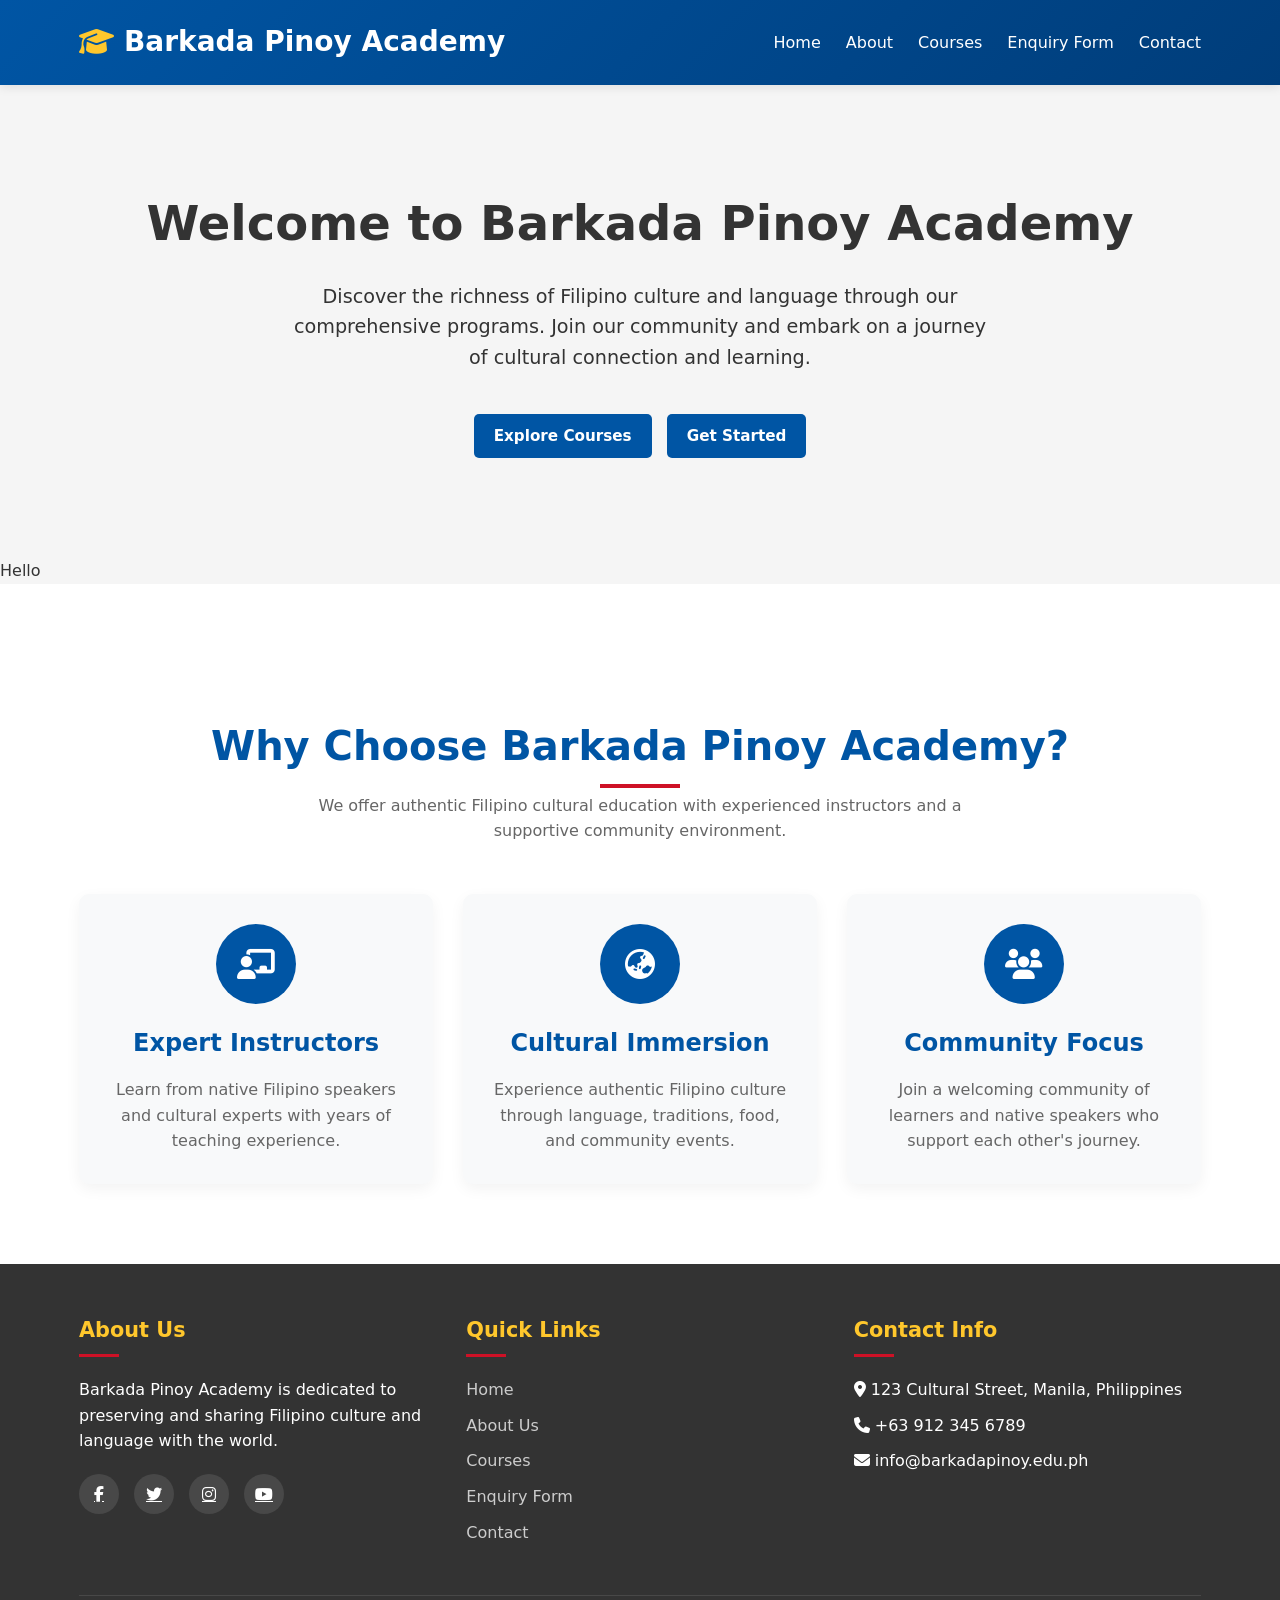
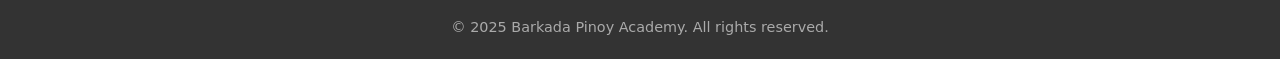
<file: index.html>
<!DOCTYPE html>
<html lang="en">
<head>
    <meta charset="UTF-8">
    <meta name="viewport" content="width=device-width, initial-scale=1.0">
    <title>Barkada Pinoy Academy</title>
    
    <link rel="stylesheet" href="main.css">

    <link rel="stylesheet" href="https://cdnjs.cloudflare.com/ajax/libs/font-awesome/6.4.0/css/all.min.css">
    <link rel="preconnect" href="https://fonts.googleapis.com">
    <link rel="preconnect" href="https://fonts.gstatic.com" crossorigin>
    <link href="https://fonts.googleapis.com/css2?family=Roboto:ital,wght@0,300;0,400;0,500;0,700;1,300;1,400;1,500&display=swap" rel="stylesheet">
    <link rel="stylesheet" href="https://cdnjs.cloudflare.com/ajax/libs/font-awesome/6.4.0/css/all.min.css">

    <!-- Load the header script -->
    <script src="header-loader.js"></script>

    <!-- Load the footer script -->
    <script src="footer-loader.js"></script>
</head>
<body>
    <!-- Header -->
    <div id="header-container">
    </div>

    <!-- Hero Section -->
    <section class="hero">
        <div class="container">
            <h1>Welcome to Barkada Pinoy Academy</h1>
            <p>Discover the richness of Filipino culture and language through our comprehensive programs. Join our community and embark on a journey of cultural connection and learning.</p>
            <div class="hero-buttons">
                <a href="courses.html" class="btn btn-outline">Explore Courses</a>
                <a href="about.html" class="btn btn-outline">Get Started</a>
            </div>
        </div>
    </section>

    <div> Hello </div>

    <!-- Features Section -->
    <section class="features">
        <div class="container">
            <div class="section-title">
                <h2>Why Choose Barkada Pinoy Academy?</h2>
                <p>We offer authentic Filipino cultural education with experienced instructors and a supportive community environment.</p>
            </div>
            <div class="features-grid">
                <div class="feature-card">
                    <div class="feature-icon">
                        <i class="fas fa-chalkboard-teacher"></i>
                    </div>
                    <h3>Expert Instructors</h3>
                    <p>Learn from native Filipino speakers and cultural experts with years of teaching experience.</p>
                </div>
                <div class="feature-card">
                    <div class="feature-icon">
                        <i class="fas fa-globe-asia"></i>
                    </div>
                    <h3>Cultural Immersion</h3>
                    <p>Experience authentic Filipino culture through language, traditions, food, and community events.</p>
                </div>
                <div class="feature-card">
                    <div class="feature-icon">
                        <i class="fas fa-users"></i>
                    </div>
                    <h3>Community Focus</h3>
                    <p>Join a welcoming community of learners and native speakers who support each other's journey.</p>
                </div>
            </div>
        </div>
    </section>

    <!-- Footer -->
    <div id="footer-container">
    </div>
    
</body>
</html>
</file>
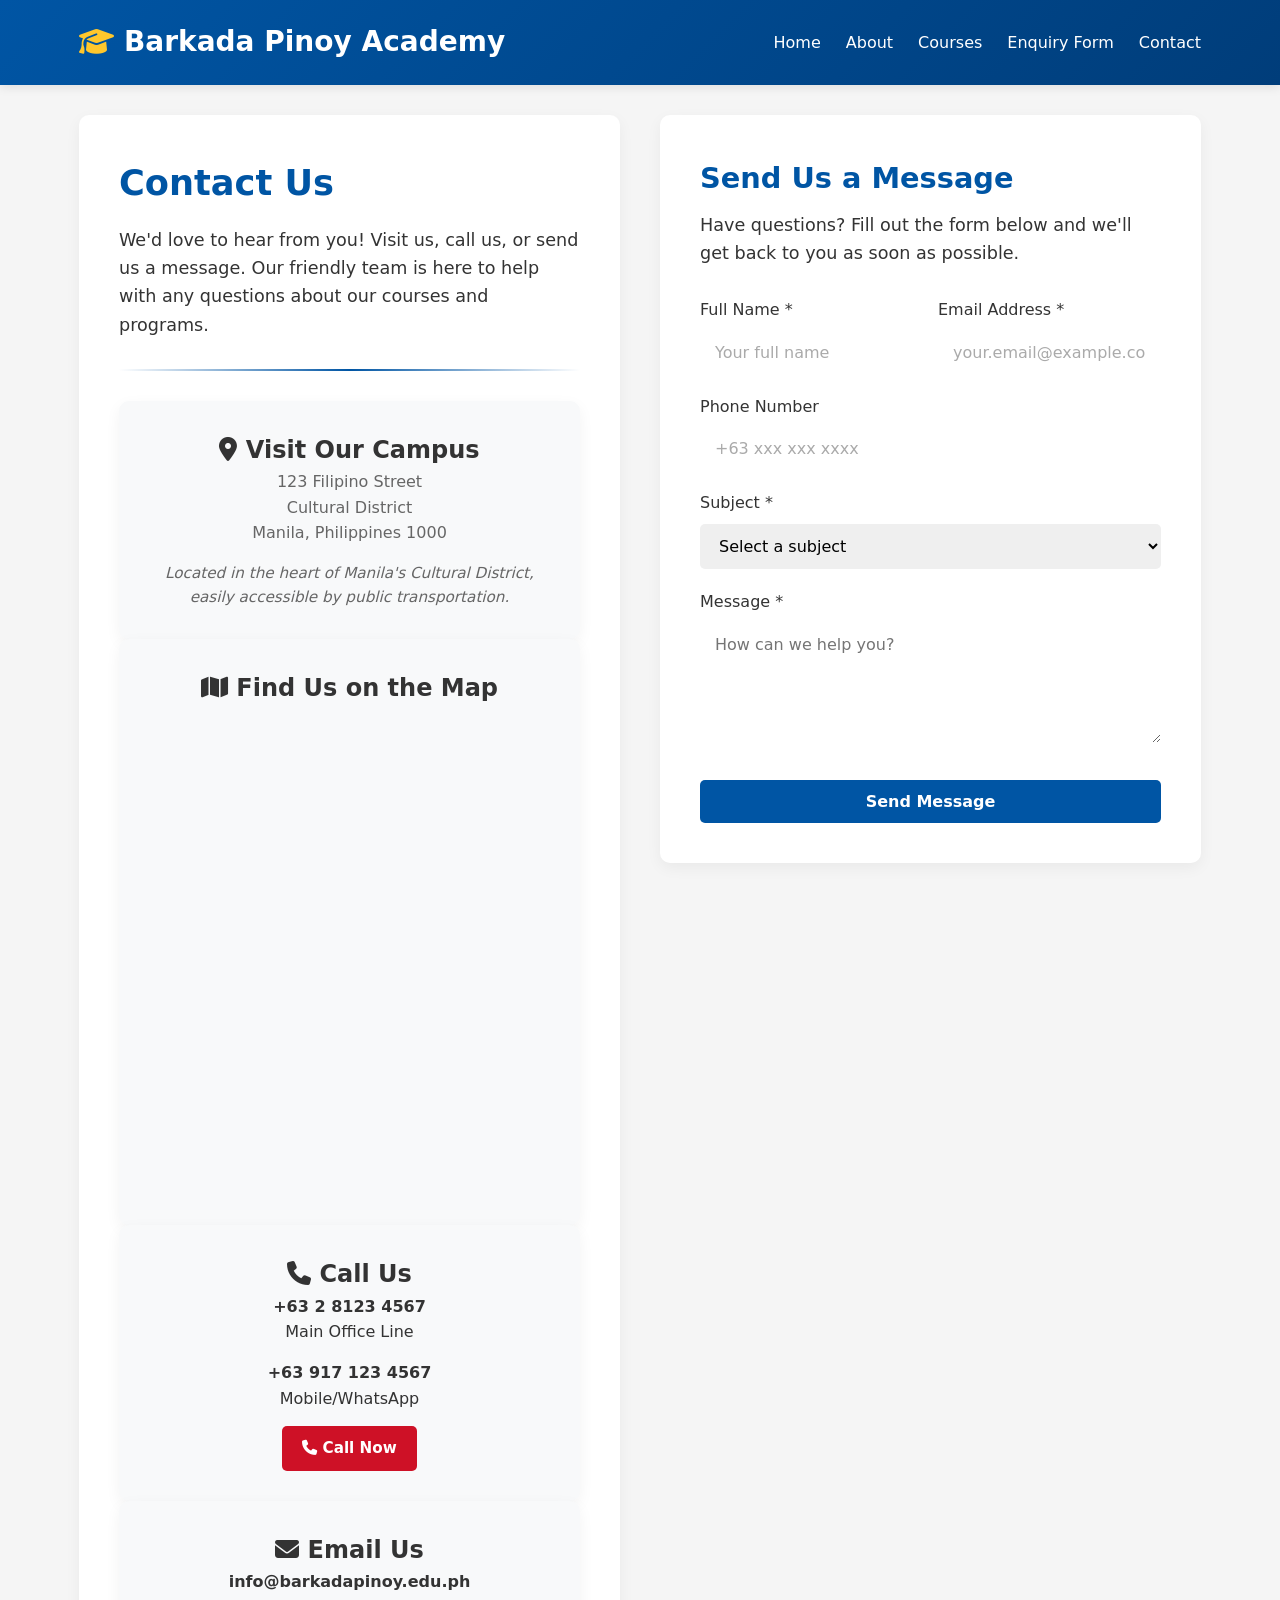
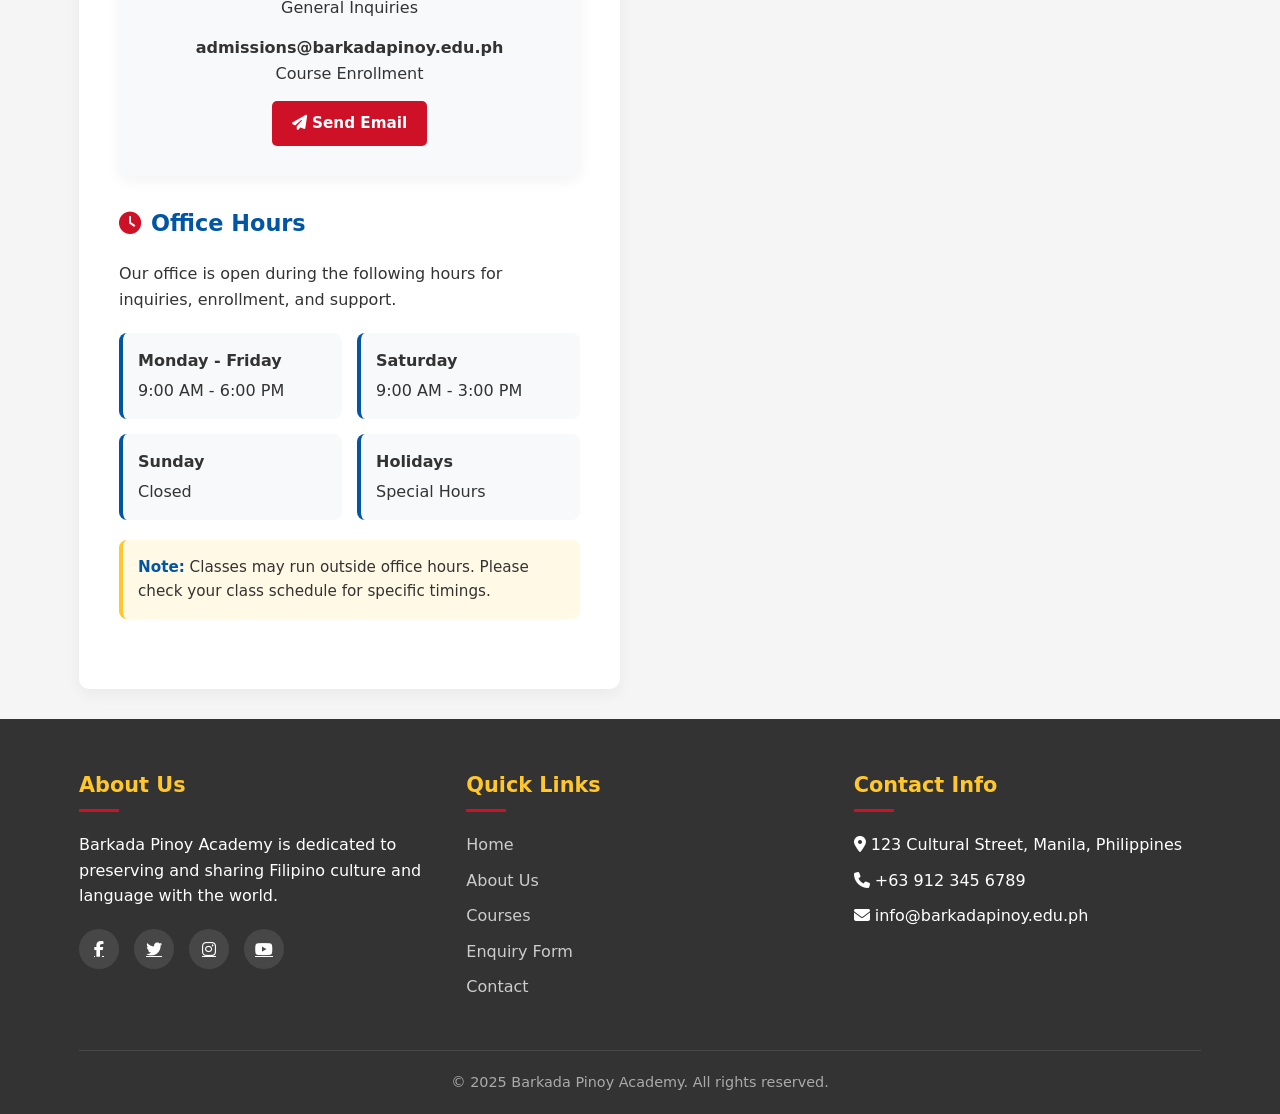
<file: contact.html>
<!DOCTYPE html>
<html lang="en">
<head>
    <meta charset="UTF-8">
    <meta name="viewport" content="width=device-width, initial-scale=1.0">
    <title>Barkada Pinoy Academy</title>
    
    <link rel="stylesheet" href="main.css">

    <link rel="stylesheet" href="https://cdnjs.cloudflare.com/ajax/libs/font-awesome/6.4.0/css/all.min.css">
    <link rel="preconnect" href="https://fonts.googleapis.com">
    <link rel="preconnect" href="https://fonts.gstatic.com" crossorigin>
    <link href="https://fonts.googleapis.com/css2?family=Roboto:ital,wght@0,300;0,400;0,500;0,700;1,300;1,400;1,500&display=swap" rel="stylesheet">
    <link rel="stylesheet" href="https://cdnjs.cloudflare.com/ajax/libs/font-awesome/6.4.0/css/all.min.css">

    <!-- Load the header script -->
    <script src="header-loader.js"></script>

    <!-- Load the footer script -->
    <script src="footer-loader.js"></script>
    
</head>
<body>
    <!-- Header -->
    <div id="header-container">
    </div>

    <div class="container">
        <div class="contact-section">
            <!-- Contact Information -->
            <div class="contact-info">
                <div class="contact-header">
                    <h1>Contact Us</h1>
                    <p>We'd love to hear from you! Visit us, call us, or send us a message. Our friendly team is here to help with any questions about our courses and programs.</p>
                </div>

                <div class="divider"></div>

                <!-- Visit Our Campus -->
                <div class="feature-card">
                    <h2><i class="fas fa-map-marker-alt"></i> Visit Our Campus</h2>
                    <div class="address-detail">
                        <p>123 Filipino Street</p>
                        <p>Cultural District</p>
                        <p>Manila, Philippines 1000</p>
                    </div>
                    <p class="address-note">Located in the heart of Manila's Cultural District, easily accessible by public transportation.</p>
                </div>

                <!-- Find Us on the Map -->
                <div class="feature-card">
                    <h2><i class="fas fa-map"></i> Find Us on the Map</h2>
                    <div class="map-container">
                        <!-- Embedded Google Map -->
                        <iframe
                        src="https://www.google.com/maps/embed?pb=!1m18!1m12!1m3!1d3859.691247268797!2d120.98221877589758!3d14.599512777473406!2m3!1f0!2f0!3f0!3m2!1i1024!2i768!4f13.1!3m3!1m2!1s0x3397ca27a0f9f3e9%3A0x76b1bfa4f6c7cc5d!2sManila%2C%20Metro%20Manila%2C%20Philippines!5e0!3m2!1sen!2sph!4v1696920000000!5m2!1sen!2sph"
                        width="100%"
                        height="400"
                        style="border:0; border-radius: 10px;"
                        allowfullscreen=""
                        loading="lazy"
                        referrerpolicy="no-referrer-when-downgrade">
                        </iframe>
                    </div>
                </div>


                <!-- Call Us -->
                <div class="feature-card">
                    <h2><i class="fas fa-phone"></i> Call Us</h2>
                    <div class="contact-details">
                        <div>
                            <div>
                                <span class="contact-label">+63 2 8123 4567</span><br>
                                <span>Main Office Line</span>
                            </div>
                        </div>
                        <div>
                            <div>
                                <span class="contact-label">+63 917 123 4567</span><br>
                                <span>Mobile/WhatsApp</span>
                            </div>
                        </div>
                    </div>
                    <a href="tel:+63281234567" class="btn btn-secondary" style="margin-top: 15px;"><i class="fas fa-phone"></i> Call Now</a>
                </div>

                <!-- Email Us -->
                <div class="feature-card">
                    <h2><i class="fas fa-envelope"></i> Email Us</h2>
                    <div class="contact-details">
                        <div>
                            <div>
                                <span class="contact-label">info@barkadapinoy.edu.ph</span><br>
                                <span>General Inquiries</span>
                            </div>
                        </div>
                        <div>
                            <div>
                                <span class="contact-label">admissions@barkadapinoy.edu.ph</span><br>
                                <span>Course Enrollment</span>
                            </div>
                        </div>
                    </div>
                    <a href="mailto:info@barkadapinoy.edu.ph" class="btn btn-secondary" style="margin-top: 15px;"><i class="fas fa-paper-plane"></i> Send Email</a>
                </div>

                <!-- Office Hours -->
                <div class="office-hours">
                    <h2><i class="fas fa-clock"></i> Office Hours</h2>
                    <p style="color: var(--gray); margin-bottom: 20px;">Our office is open during the following hours for inquiries, enrollment, and support.</p>
                    
                    <div class="hours-grid">
                        <div class="hours-item">
                            <div class="hours-day">Monday - Friday</div>
                            <div class="hours-time">9:00 AM - 6:00 PM</div>
                        </div>
                        <div class="hours-item">
                            <div class="hours-day">Saturday</div>
                            <div class="hours-time">9:00 AM - 3:00 PM</div>
                        </div>
                        <div class="hours-item">
                            <div class="hours-day">Sunday</div>
                            <div class="hours-time">Closed</div>
                        </div>
                        <div class="hours-item">
                            <div class="hours-day">Holidays</div>
                            <div class="hours-time">Special Hours</div>
                        </div>
                    </div>
                    
                    <div class="note">
                        <strong>Note:</strong> Classes may run outside office hours. Please check your class schedule for specific timings.
                    </div>
                </div>
            </div>

            <!-- Contact Form -->
            <div class="contact-form-container">
                <div class="form-header">
                    <h2>Send Us a Message</h2>
                    <p>Have questions? Fill out the form below and we'll get back to you as soon as possible.</p>
                </div>

                <form id="contactForm">
                    <div class="form-row">
                        <div class="form-group">
                            <label for="name">Full Name *</label>
                            <input type="text" id="name" name="name" placeholder="Your full name" required>
                        </div>
                        <div class="form-group">
                            <label for="email">Email Address *</label>
                            <input type="email" id="email" name="email" placeholder="your.email@example.com" required>
                        </div>
                    </div>

                    <div class="form-group">
                        <label for="phone">Phone Number</label>
                        <input type="tel" id="phone" name="phone" placeholder="+63 xxx xxx xxxx">
                    </div>

                    <div class="form-group">
                        <label for="subject">Subject *</label>
                        <select id="subject" name="subject" required>
                            <option value="" disabled selected>Select a subject</option>
                            <option value="general">General Inquiry</option>
                            <option value="admissions">Course Enrollment</option>
                            <option value="schedule">Class Schedule</option>
                            <option value="payment">Payment Inquiry</option>
                            <option value="other">Other</option>
                        </select>
                    </div>

                    <div class="form-group">
                        <label for="message">Message *</label>
                        <textarea id="message" name="message" placeholder="How can we help you?" required></textarea>
                    </div>

                    <button type="submit" class="btn btn-large">Send Message</button>
                </form>
            </div>
        </div>
    </div>

    <script>
        document.getElementById('contactForm').addEventListener('submit', function(e) {
            e.preventDefault();
            
            // Simple form validation
            const name = document.getElementById('name').value;
            const email = document.getElementById('email').value;
            const subject = document.getElementById('subject').value;
            const message = document.getElementById('message').value;
            
            if (!name || !email || !subject || !message) {
                alert('Please fill in all required fields.');
                return;
            }
            
            // In a real application, you would send the form data to a server here
            alert('Thank you for your message! We will get back to you soon.');
            this.reset();
        });
    </script>

    <!-- Footer -->
    <div id="footer-container">
    </div>
</body>
</html>
</file>
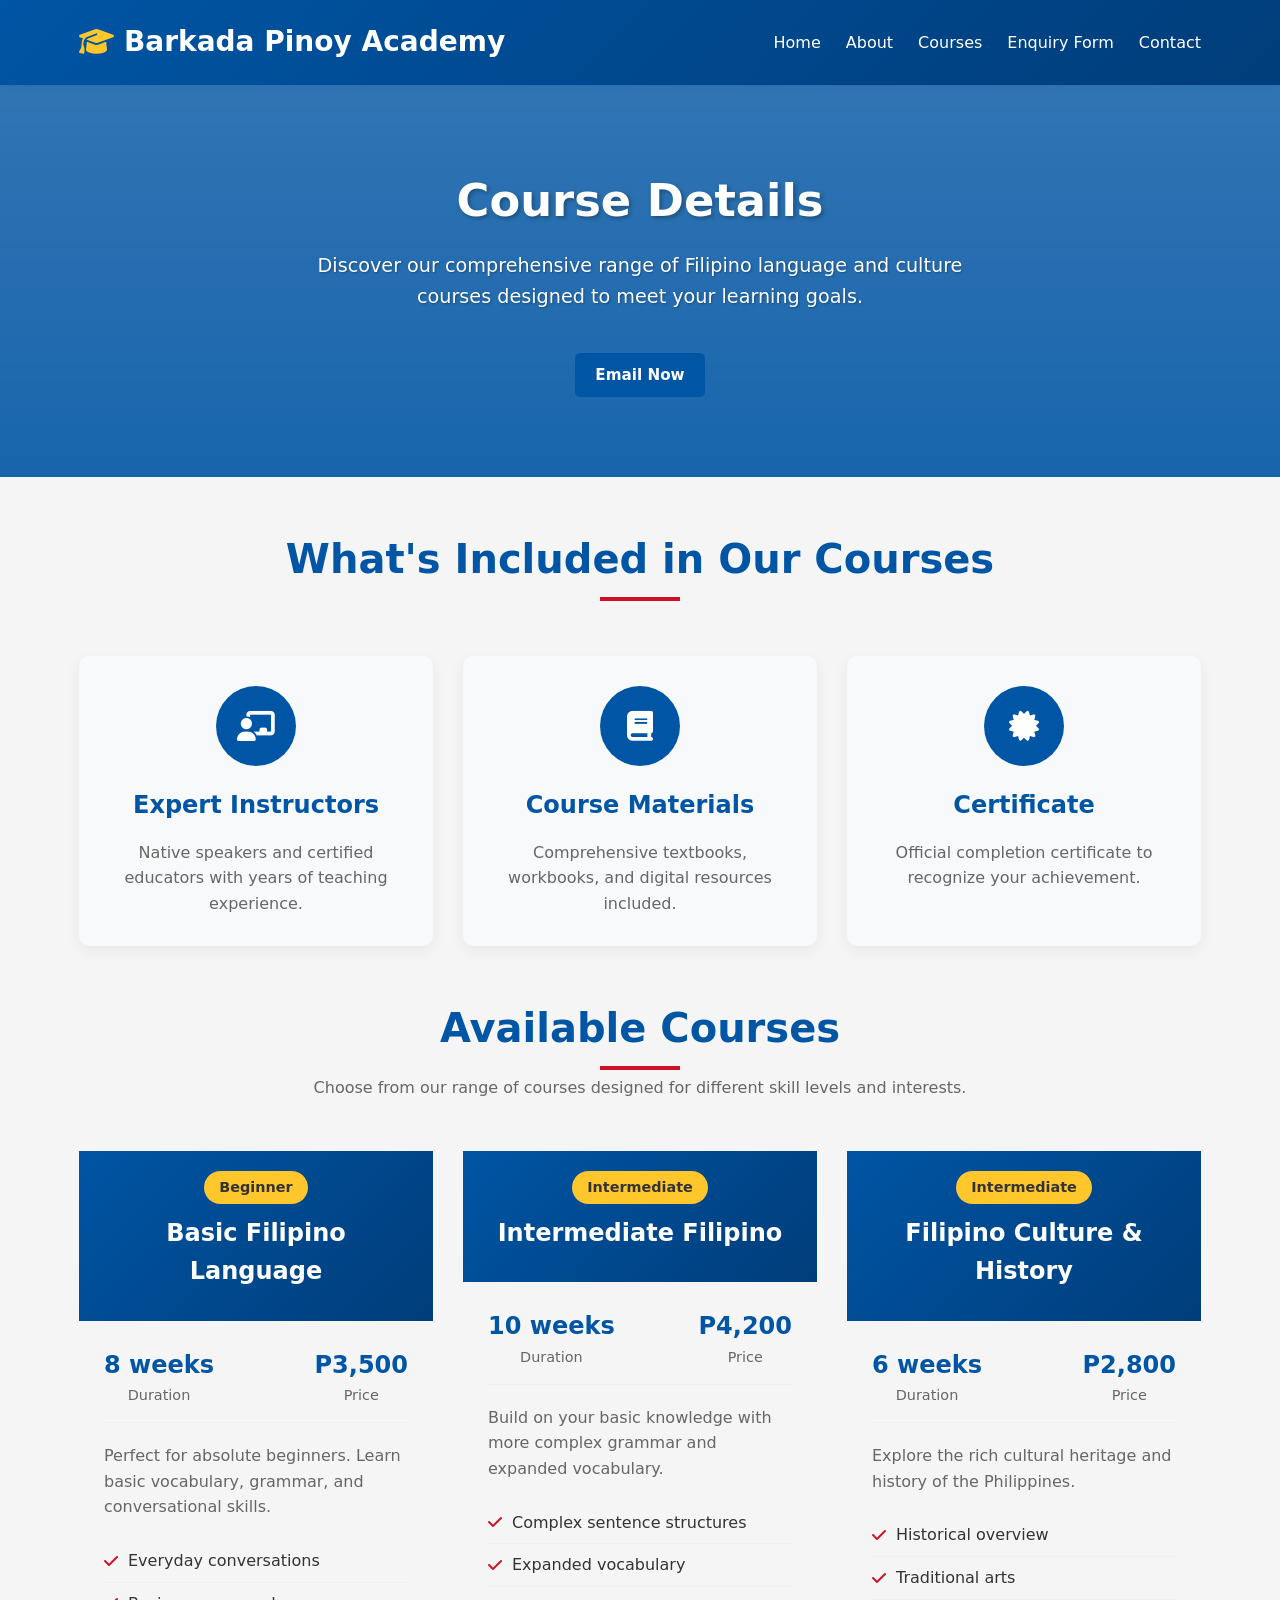
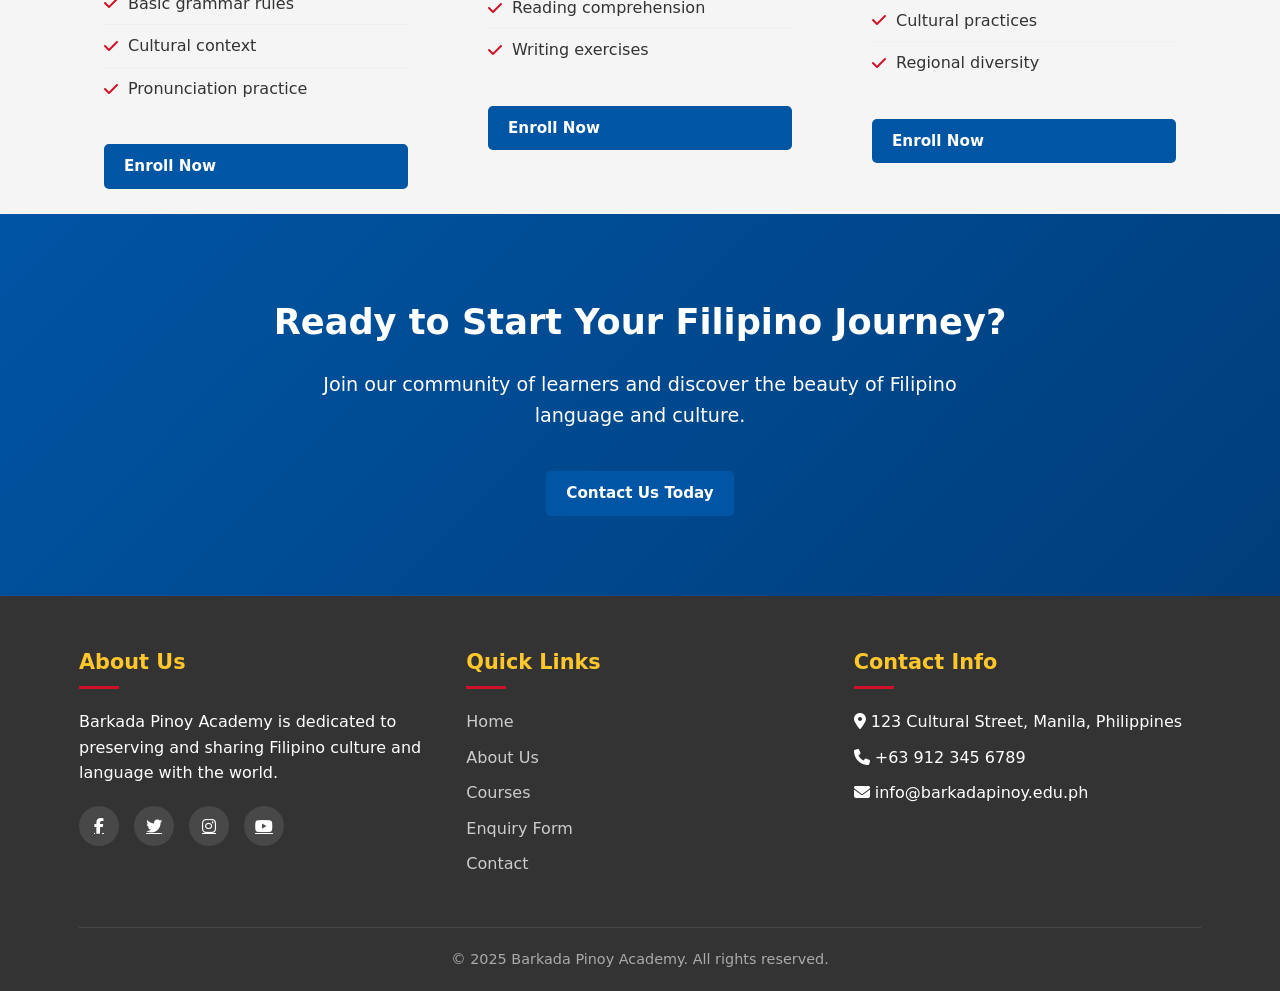
<file: courses.html>
<!DOCTYPE html>
<html lang="en">
<head>
    <meta charset="UTF-8">
    <meta name="viewport" content="width=device-width, initial-scale=1.0">
    <title>Barkada Pinoy Academy</title>
    
    <link rel="stylesheet" href="main.css">

    <link rel="stylesheet" href="https://cdnjs.cloudflare.com/ajax/libs/font-awesome/6.4.0/css/all.min.css">
    <link rel="preconnect" href="https://fonts.googleapis.com">
    <link rel="preconnect" href="https://fonts.gstatic.com" crossorigin>
    <link href="https://fonts.googleapis.com/css2?family=Roboto:ital,wght@0,300;0,400;0,500;0,700;1,300;1,400;1,500&display=swap" rel="stylesheet">
    <link rel="stylesheet" href="https://cdnjs.cloudflare.com/ajax/libs/font-awesome/6.4.0/css/all.min.css">

    <!-- Load the header script -->
    <script src="header-loader.js"></script>

    <!-- Load the footer script -->
    <script src="footer-loader.js"></script>
    
</head>
<body>
    <!-- Header -->
    <div id="header-container">
    </div>

    <!-- Page Header -->
    <section class="page-header">
        <div class="container">
            <h1>Course Details</h1>
            <p>Discover our comprehensive range of Filipino language and culture courses designed to meet your learning goals.</p>
        </div>
        <div class="hero-buttons"><a href="enquiry-form.html" class="btn btn-outline">Email Now</a></div>
    </section>

    <!-- Course Features Section -->
    <section class="features-section">
        <div class="container">
            <div class="section-title">
                <h2>What's Included in Our Courses</h2>
            </div>
            <div class="features-grid">
                <div class="feature-card">
                    <div class="feature-icon">
                        <i class="fas fa-chalkboard-teacher"></i>
                    </div>
                    <h3>Expert Instructors</h3>
                    <p>Native speakers and certified educators with years of teaching experience.</p>
                </div>
                <div class="feature-card">
                    <div class="feature-icon">
                        <i class="fas fa-book"></i>
                    </div>
                    <h3>Course Materials</h3>
                    <p>Comprehensive textbooks, workbooks, and digital resources included.</p>
                </div>
                <div class="feature-card">
                    <div class="feature-icon">
                        <i class="fas fa-certificate"></i>
                    </div>
                    <h3>Certificate</h3>
                    <p>Official completion certificate to recognize your achievement.</p>
                </div>
            </div>
        </div>
    </section>

    <!-- Courses Section -->
    <section class="courses-section">
        <div class="container">
            <div class="section-title">
                <h2>Available Courses</h2>
                <p>Choose from our range of courses designed for different skill levels and interests.</p>
            </div>
            <div class="features-grid">
                <div class="course-card">
                    <div class="course-header">
                        <span class="course-level">Beginner</span>
                        <h3>Basic Filipino Language</h3>
                    </div>
                    <div class="course-body">
                        <div class="course-details">
                            <div class="course-duration">
                                <div class="value">8 weeks</div>
                                <div class="label">Duration</div>
                            </div>
                            <div class="course-price">
                                <div class="value">P3,500</div>
                                <div class="label">Price</div>
                            </div>
                        </div>
                        <p class="course-description">Perfect for absolute beginners. Learn basic vocabulary, grammar, and conversational skills.</p>
                        <ul class="course-features">
                            <li><i class="fas fa-check"></i> Everyday conversations</li>
                            <li><i class="fas fa-check"></i> Basic grammar rules</li>
                            <li><i class="fas fa-check"></i> Cultural context</li>
                            <li><i class="fas fa-check"></i> Pronunciation practice</li>
                        </ul>
                        <a href="enquiry-form.html" class="btn btn-primary" style="width: 100%;">Enroll Now</a>
                    </div>
                </div>
                <div class="course-card">
                    <div class="course-header">
                        <span class="course-level">Intermediate</span>
                        <h3>Intermediate Filipino</h3>
                    </div>
                    <div class="course-body">
                        <div class="course-details">
                            <div class="course-duration">
                                <div class="value">10 weeks</div>
                                <div class="label">Duration</div>
                            </div>
                            <div class="course-price">
                                <div class="value">P4,200</div>
                                <div class="label">Price</div>
                            </div>
                        </div>
                        <p class="course-description">Build on your basic knowledge with more complex grammar and expanded vocabulary.</p>
                        <ul class="course-features">
                            <li><i class="fas fa-check"></i> Complex sentence structures</li>
                            <li><i class="fas fa-check"></i> Expanded vocabulary</li>
                            <li><i class="fas fa-check"></i> Reading comprehension</li>
                            <li><i class="fas fa-check"></i> Writing exercises</li>
                        </ul>
                        <a href="enquiry-form.html" class="btn btn-primary" style="width: 100%;">Enroll Now</a>
                    </div>
                </div>
                <div class="course-card">
                    <div class="course-header">
                        <span class="course-level">Intermediate</span>
                        <h3>Filipino Culture & History</h3>
                    </div>
                    <div class="course-body">
                        <div class="course-details">
                            <div class="course-duration">
                                <div class="value">6 weeks</div>
                                <div class="label">Duration</div>
                            </div>
                            <div class="course-price">
                                <div class="value">P2,800</div>
                                <div class="label">Price</div>
                            </div>
                        </div>
                        <p class="course-description">Explore the rich cultural heritage and history of the Philippines.</p>
                        <ul class="course-features">
                            <li><i class="fas fa-check"></i> Historical overview</li>
                            <li><i class="fas fa-check"></i> Traditional arts</li>
                            <li><i class="fas fa-check"></i> Cultural practices</li>
                            <li><i class="fas fa-check"></i> Regional diversity</li>
                        </ul>
                        <a href="enquiry-form.html" class="btn btn-primary" style="width: 100%;">Enroll Now</a>
                    </div>
                </div>
            </div>
        </div>
    </section>

    <!-- CTA Section -->
    <section class="cta-section">
        <div class="container">
            <h2>Ready to Start Your Filipino Journey?</h2>
            <p>Join our community of learners and discover the beauty of Filipino language and culture.</p>
            <a href="#" class="btn">Contact Us Today</a>
        </div>
    </section>

    <!-- Footer -->
    <div id="footer-container">
    </div>
</body>
</html>
</file>
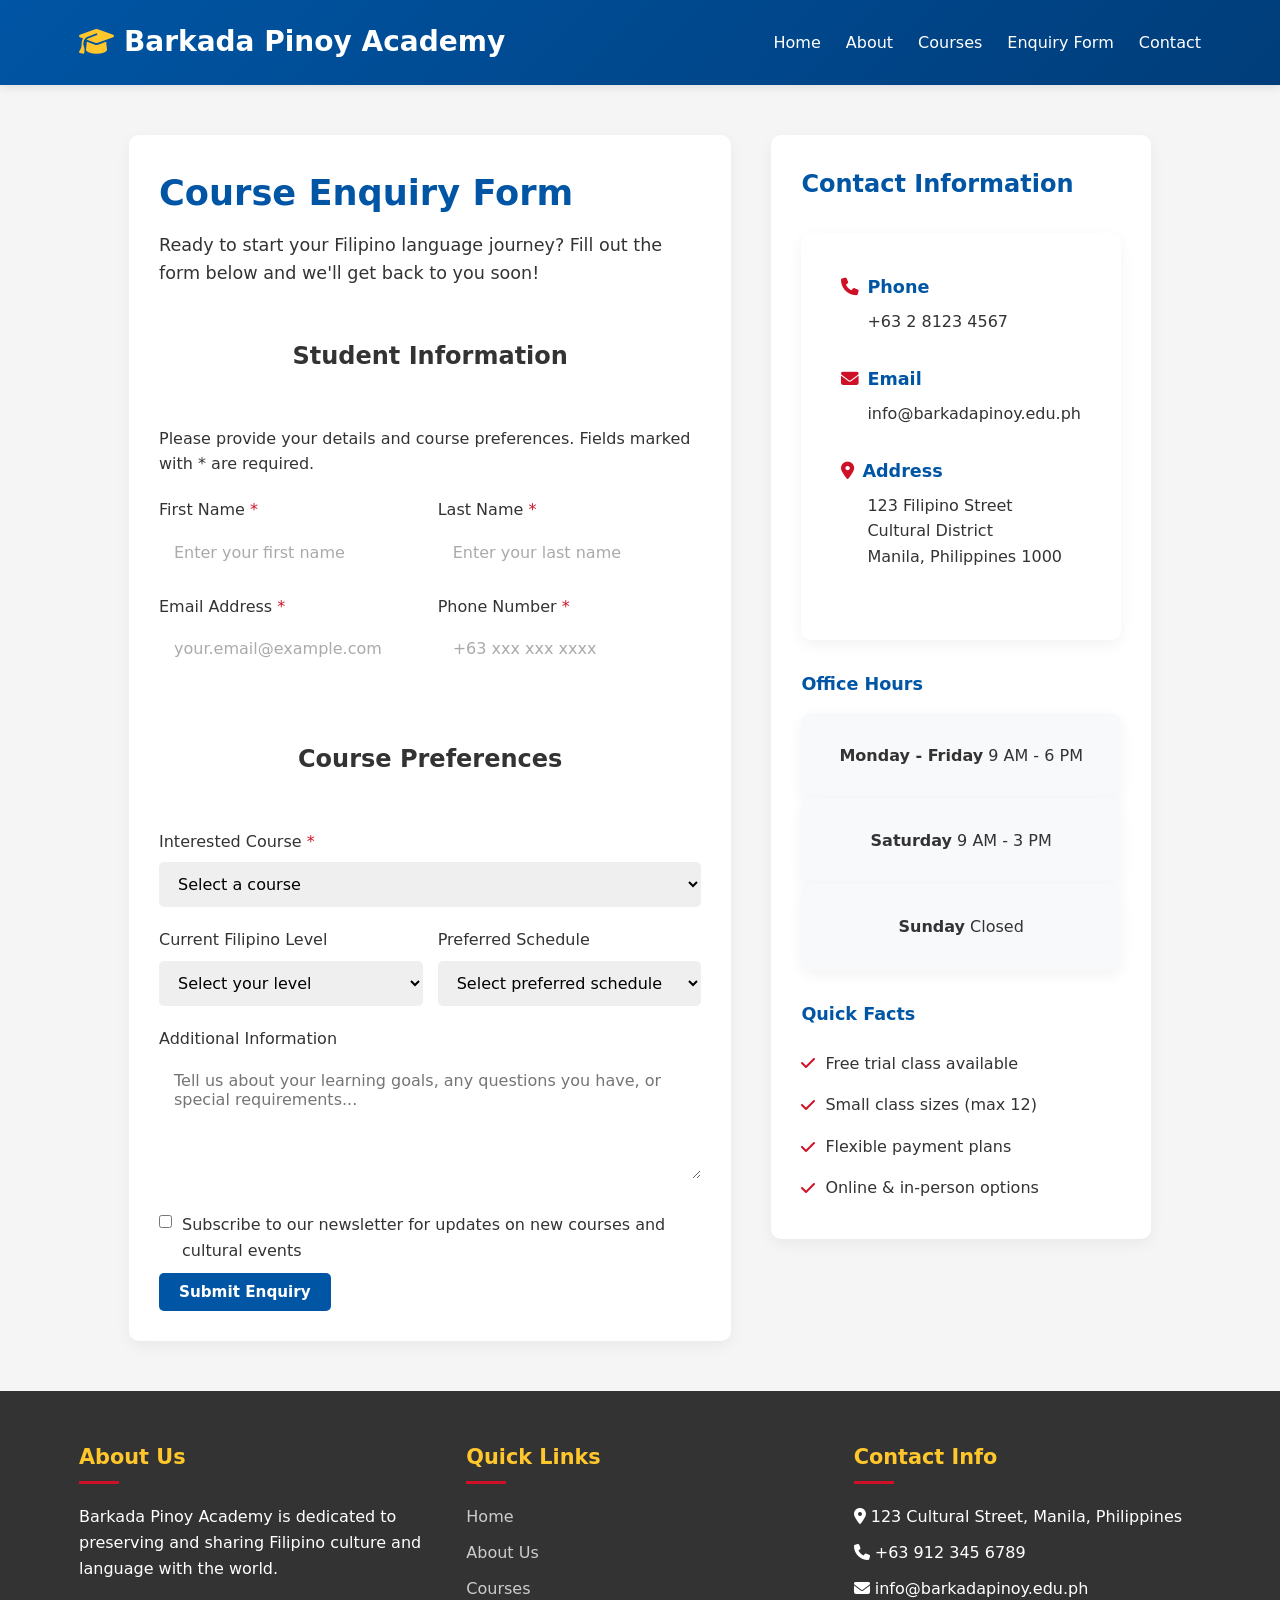
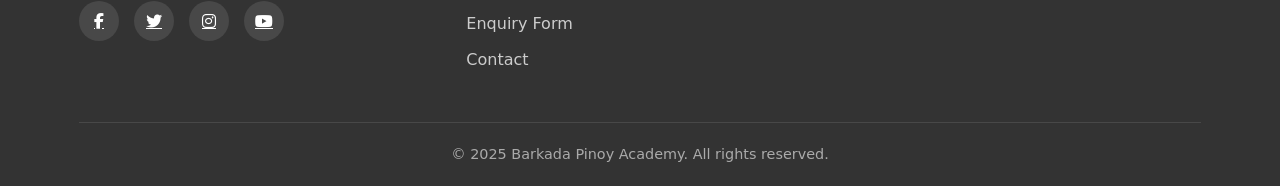
<file: enquiry-form.html>
<!DOCTYPE html>
<html lang="en">
<head>
    <meta charset="UTF-8">
    <meta name="viewport" content="width=device-width, initial-scale=1.0">
    <title>Barkada Pinoy Academy</title>
    
    <link rel="stylesheet" href="main.css">

    <link rel="stylesheet" href="https://cdnjs.cloudflare.com/ajax/libs/font-awesome/6.4.0/css/all.min.css">
    <link rel="preconnect" href="https://fonts.googleapis.com">
    <link rel="preconnect" href="https://fonts.gstatic.com" crossorigin>
    <link href="https://fonts.googleapis.com/css2?family=Roboto:ital,wght@0,300;0,400;0,500;0,700;1,300;1,400;1,500&display=swap" rel="stylesheet">
    <link rel="stylesheet" href="https://cdnjs.cloudflare.com/ajax/libs/font-awesome/6.4.0/css/all.min.css">

    <!-- Load the header script -->
    <script src="header-loader.js"></script>

    <!-- Load the footer script -->
    <script src="footer-loader.js"></script>
    
</head>
<body>
    <!-- Header -->
    <div id="header-container">
    </div>

    <!-- Enquiry Form -->
    <div class="container">
        <div class="enquiry-section">
            <!-- Form Section -->
            <div class="form-container">
                <div class="form-header">
                    <h1>Course Enquiry Form</h1>
                    <p>Ready to start your Filipino language journey? Fill out the form below and we'll get back to you soon!</p>
                </div>

                <form id="enquiryForm">
                    <h2 class="section-title">Student Information</h2>
                    <p style="color: var(--gray); margin-bottom: 20px;">Please provide your details and course preferences. Fields marked with * are required.</p>

                    <div class="form-row">
                        <div class="form-group">
                            <label for="firstName" class="required">First Name</label>
                            <input type="text" id="firstName" name="firstName" placeholder="Enter your first name" required>
                        </div>
                        <div class="form-group">
                            <label for="lastName" class="required">Last Name</label>
                            <input type="text" id="lastName" name="lastName" placeholder="Enter your last name" required>
                        </div>
                    </div>

                    <div class="form-row">
                        <div class="form-group">
                            <label for="email" class="required">Email Address</label>
                            <input type="email" id="email" name="email" placeholder="your.email@example.com" required>
                        </div>
                        <div class="form-group">
                            <label for="phone" class="required">Phone Number</label>
                            <input type="tel" id="phone" name="phone" placeholder="+63 xxx xxx xxxx" required>
                        </div>
                    </div>

                    <h2 class="section-title">Course Preferences</h2>

                    <div class="form-group">
                        <label for="course" class="required">Interested Course</label>
                        <select id="course" name="course" required>
                            <option value="" disabled selected>Select a course</option>
                            <option value="beginner">Basic Filipino Language (Beginner)</option>
                            <option value="intermediate">Intermediate Filipino</option>
                            <option value="culture">Filipino Culture & History</option>
                            <option value="advanced">Advanced Conversation</option>
                        </select>
                    </div>

                    <div class="form-row">
                        <div class="form-group">
                            <label for="level">Current Filipino Level</label>
                            <select id="level" name="level">
                                <option value="" disabled selected>Select your level</option>
                                <option value="none">No prior experience</option>
                                <option value="basic">Basic (can introduce myself)</option>
                                <option value="intermediate">Intermediate (can hold simple conversations)</option>
                                <option value="advanced">Advanced (fluent but want to improve)</option>
                            </select>
                        </div>
                        <div class="form-group">
                            <label for="schedule">Preferred Schedule</label>
                            <select id="schedule" name="schedule">
                                <option value="" disabled selected>Select preferred schedule</option>
                                <option value="weekday-morning">Weekday Mornings</option>
                                <option value="weekday-afternoon">Weekday Afternoons</option>
                                <option value="weekday-evening">Weekday Evenings</option>
                                <option value="weekend">Weekends</option>
                                <option value="flexible">Flexible</option>
                            </select>
                        </div>
                    </div>

                    <div class="form-group">
                        <label for="message">Additional Information</label>
                        <textarea id="message" name="message" placeholder="Tell us about your learning goals, any questions you have, or special requirements..."></textarea>
                    </div>

                    <div class="checkbox-group">
                        <input type="checkbox" id="newsletter" name="newsletter">
                        <label for="newsletter">Subscribe to our newsletter for updates on new courses and cultural events</label>
                    </div>

                    <button type="submit" class="btn">Submit Enquiry</button>
                </form>
            </div>

            <!-- Contact Information Section -->
            <div class="contact-container">
                <div class="contact-header">
                    <h2>Contact Information</h2>
                </div>

                <div class="contact-info">
                    <div class="contact-item">
                        <h3><i class="fas fa-phone"></i> Phone</h3>
                        <p>+63 2 8123 4567</p>
                    </div>
                    <div class="contact-item">
                        <h3><i class="fas fa-envelope"></i> Email</h3>
                        <p>info@barkadapinoy.edu.ph</p>
                    </div>
                    <div class="contact-item">
                        <h3><i class="fas fa-map-marker-alt"></i> Address</h3>
                        <p>123 Filipino Street<br>Cultural District<br>Manila, Philippines 1000</p>
                    </div>
                </div>

                <div class="office-hours">
                    <h3>Office Hours</h3>
                    <div class="feature-card">
                        <span class="hours-day">Monday - Friday</span>
                        <span class="hours-time">9 AM - 6 PM</span>
                    </div>
                    <div class="feature-card">
                        <span class="hours-day">Saturday</span>
                        <span class="hours-time">9 AM - 3 PM</span>
                    </div>
                    <div class="feature-card">
                        <span class="hours-day">Sunday</span>
                        <span class="hours-time">Closed</span>
                    </div>
                </div>

                <div class="quick-facts">
                    <h3>Quick Facts</h3>
                    <ul class="facts-list">
                        <li><i class="fas fa-check"></i> Free trial class available</li>
                        <li><i class="fas fa-check"></i> Small class sizes (max 12)</li>
                        <li><i class="fas fa-check"></i> Flexible payment plans</li>
                        <li><i class="fas fa-check"></i> Online & in-person options</li>
                    </ul>
                </div>
            </div>
        </div>
    </div>

    <!-- Footer -->
    <div id="footer-container">
    </div>

    <!-- Form Script -->
    <script>
        document.getElementById('enquiryForm').addEventListener('submit', function(e) {
            e.preventDefault();
            
            // Simple form validation
            const firstName = document.getElementById('firstName').value;
            const lastName = document.getElementById('lastName').value;
            const email = document.getElementById('email').value;
            const phone = document.getElementById('phone').value;
            const course = document.getElementById('course').value;
            
            if (!firstName || !lastName || !email || !phone || !course) {
                alert('Please fill in all required fields.');
                return;
            }
            
            // In a real application, you would send the form data to a server here
            alert('Thank you for your enquiry! We will contact you soon.');
            this.reset();
        });
    </script>
</body>
</html>
</file>
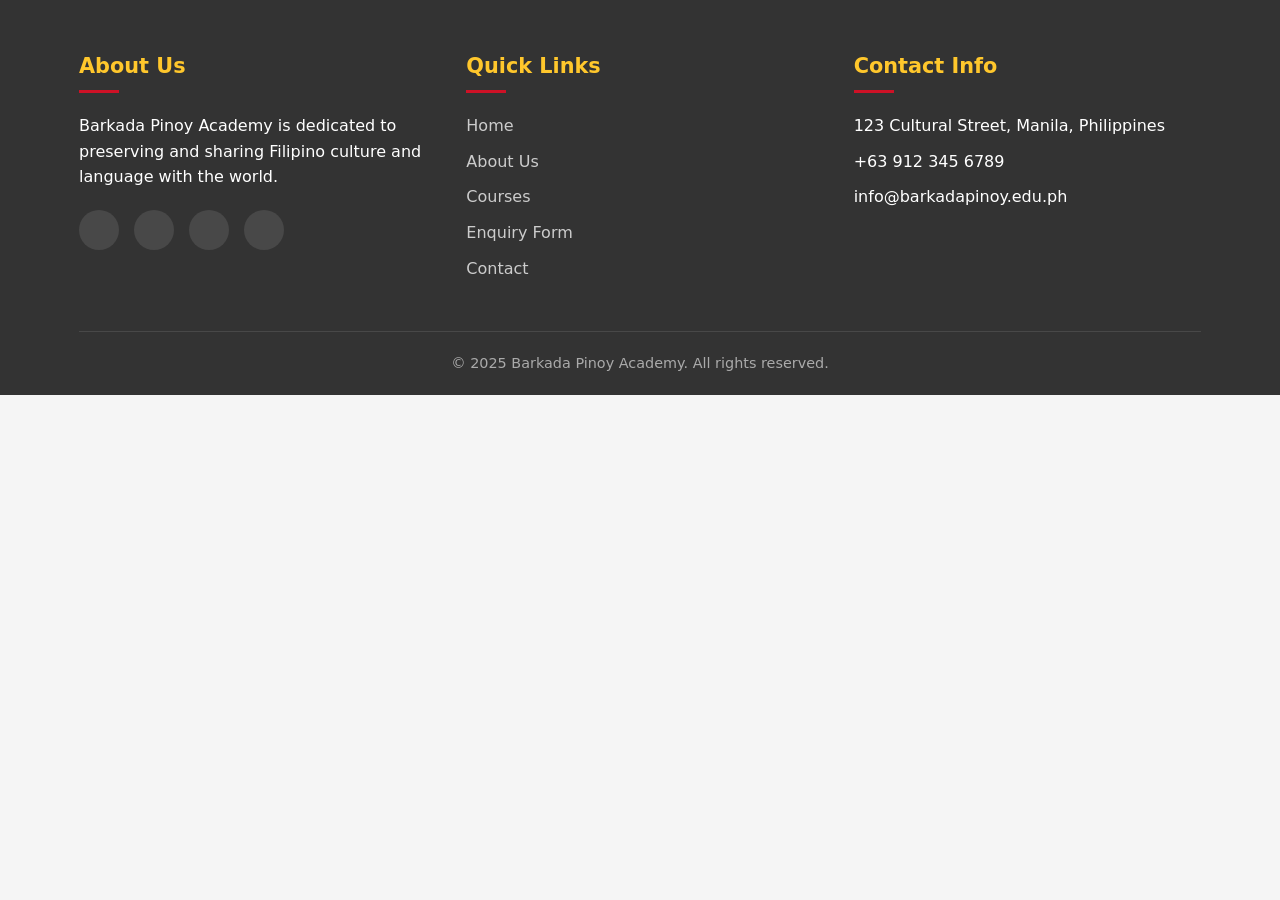
<file: footer.html>
<!DOCTYPE html>
<html lang="en">
<head>
    <meta charset="UTF-8">
    <meta name="viewport" content="width=device-width, initial-scale=1.0">
    <title>Barkada Pinoy Academy</title>
    
    <link rel="stylesheet" href="main.css">
</head>
<body>
    <footer>
        <div class="container">
            <div class="footer-content">
                <div class="footer-column">
                    <h3>About Us</h3>
                    <p>Barkada Pinoy Academy is dedicated to preserving and sharing Filipino culture and language with the world.</p>
                    <div class="social-links">
                        <a href="#"><i class="fab fa-facebook-f"></i></a>
                        <a href="#"><i class="fab fa-twitter"></i></a>
                        <a href="#"><i class="fab fa-instagram"></i></a>
                        <a href="#"><i class="fab fa-youtube"></i></a>
                    </div>
                </div>
                <div class="footer-column">
                    <h3>Quick Links</h3>
                    <ul class="footer-links">
                        <li><a href="index.html">Home</a></li>
                        <li><a href="about.html">About Us</a></li>
                        <li><a href="courses.html">Courses</a></li>
                        <li><a href="enquiry-form.html">Enquiry Form</a></li>
                        <li><a href="contact.html">Contact</a></li>
                    </ul>
                </div>
                <div class="footer-column">
                    <h3>Contact Info</h3>
                    <ul class="footer-links">
                        <li><i class="fas fa-map-marker-alt"></i> 123 Cultural Street, Manila, Philippines</li>
                        <li><i class="fas fa-phone"></i> +63 912 345 6789</li>
                        <li><i class="fas fa-envelope"></i> info@barkadapinoy.edu.ph</li>
                    </ul>
                </div>
            </div>
            <div class="copyright">
                <p>&copy; 2025 Barkada Pinoy Academy. All rights reserved.</p>
            </div>
        </div>
    </footer>
</body>
</html>
</file>
<file: main.css>
* {
            margin: 0;
            padding: 0;
            box-sizing: border-box;
            font-family: system-ui, -apple-system, BlinkMacSystemFont, 'Segoe UI', Roboto, Oxygen, Ubuntu, Cantarell, 'Open Sans', 'Helvetica Neue', sans-serif;
        }

        :root {
            --primary: #0055a4;
            --secondary: #ce1126;
            --accent: #ffc72c;
            --light: #f8f9fa;
            --dark: #333;
        }

        body {
            background-color: #f5f5f5;
            color: #333;
            line-height: 1.6;
        }

        .container {
            width: 90%;
            max-width: 1200px;
            margin: 0 auto;
            padding: 0 15px;
        }

        /* Header Styles */
        header {
            background: linear-gradient(135deg, var(--primary), #003d7a);
            color: white;
            padding: 20px 0;
            box-shadow: 0 2px 10px rgba(0, 0, 0, 0.1);
        }

        .logo {
            font-size: 28px;
            font-weight: 700;
            display: flex;
            align-items: center;
            gap: 10px;
        }

        .logo i {
            color: var(--accent);
        }

        nav {
            display: flex;
            justify-content: space-between;
            align-items: center;
        }

        .nav-links {
            display: flex;
            gap: 25px;
        }

        .nav-links a {
            color: white;
            text-decoration: none;
            font-weight: 500;
            transition: color 0.3s;
        }

        .nav-links a:hover {
            color: var(--accent);
        }

        .btn {
            display: inline-block;
            background-color: var(--primary);
            color: white;
            padding: 10px 20px;
            border-radius: 5px;
            text-decoration: none;
            font-weight: 600;
            transition: all 0.3s;
            border: none;
            cursor: pointer;
        }

        .btn:hover {
            background-color: #a50e1e;
            transform: translateY(-2px);
            box-shadow: 0 4px 8px rgba(0, 0, 0, 0.2);
        }

        .btn-outline {
            /* background-color: transparent; */
            border: 2px solid white;
        }

        .btn-outline:hover {
            background-color: white;
            color: var(--primary);
        }

         /* Page Header */
        .page-header {
            background: linear-gradient(rgba(0, 85, 164, 0.8), rgba(0, 85, 164, 0.9)), url('https://images.unsplash.com/photo-1552733407-5d5c46c3bb3b?ixlib=rb-4.0.3&ixid=M3wxMjA3fDB8MHxwaG90by1wYWdlfHx8fGVufDB8fHx8fA%3D%3D&auto=format&fit=crop&w=1200&q=80');
            background-size: cover;
            background-position: center;
            color: white;
            padding: 80px 0;
            text-align: center;
        }

        .page-header h1 {
            font-size: 2.8rem;
            margin-bottom: 15px;
            text-shadow: 2px 2px 4px rgba(0, 0, 0, 0.3);
        }

        .page-header p {
            font-size: 1.2rem;
            max-width: 700px;
            margin: 0 auto;
            text-shadow: 1px 1px 2px rgba(0, 0, 0, 0.3);
        }

        /* About Content */
        .about-content {
            padding: 80px 0;
            background-color: white;
        }

        .story-section {
            margin-bottom: 60px;
        }

        .story-content {
            display: grid;
            grid-template-columns: 1fr 1fr;
            gap: 40px;
            align-items: center;
        }

        .story-text h3 {
            font-size: 1.8rem;
            color: var(--primary);
            margin-bottom: 20px;
        }

        .story-text p {
            margin-bottom: 15px;
            color: #555;
            line-height: 1.7;
        }

        .story-image {
            border-radius: 10px;
            overflow: hidden;
            box-shadow: 0 10px 30px rgba(0, 0, 0, 0.1);
        }

        .story-image img {
            width: 100%;
            height: auto;
            display: block;
        }

        .divider {
            height: 2px;
            background: linear-gradient(to right, transparent, var(--primary), transparent);
            margin: 60px 0;
        }

        /* Hero Section */
        .hero {
            background-size: cover;
            background-position: center;
            color: white;
            padding: 100px 0;
            text-align: center;
        }

        .hero h1 {
            font-size: 3rem;
            color: #333;
            margin-bottom: 20px;
        }

        .hero p {
            font-size: 1.2rem;
            color: #333;
            max-width: 700px;
            margin: 0 auto 30px;
        }

        .hero-buttons {
            display: flex;
            justify-content: center;
            gap: 15px;
            margin-top: 30px;
        }

        /* Features Section */
        .features {
            padding: 80px 0;
            background-color: white;
        }

        .section-title {
            text-align: center;
            margin: 50px;
        }

        .section-title h2 {
            font-size: 2.5rem;
            color: var(--primary);
            margin-bottom: 15px;
            position: relative;
            display: inline-block;
        }

        .section-title h2::after {
            content: '';
            position: absolute;
            bottom: -10px;
            left: 50%;
            transform: translateX(-50%);
            width: 80px;
            height: 4px;
            background-color: var(--secondary);
        }

        .section-title p {
            color: #666;
            max-width: 700px;
            margin: 0 auto;
        }

        .features-grid {
            display: grid;
            grid-template-columns: repeat(auto-fit, minmax(300px, 1fr));
            gap: 30px;
            justify-content: center;
        }

        .feature-card {
            background-color: var(--light);
            border-radius: 10px;
            padding: 30px;
            text-align: center;
            box-shadow: 0 5px 15px rgba(0, 0, 0, 0.05);
            transition: transform 0.3s, box-shadow 0.3s;
        }

        .feature-card:hover {
            transform: translateY(-10px);
            box-shadow: 0 15px 30px rgba(0, 0, 0, 0.1);
        }

        .feature-icon {
            width: 80px;
            height: 80px;
            background-color: var(--primary);
            color: white;
            border-radius: 50%;
            display: flex;
            align-items: center;
            justify-content: center;
            margin: 0 auto 20px;
            font-size: 30px;
        }

        .feature-card h3 {
            font-size: 1.5rem;
            margin-bottom: 15px;
            color: var(--primary);
        }

        .feature-card p {
            color: #666;
        }


        /* Teams Section */
        .team-member {
            text-align: center;
            padding: 30px 20px;
            background-color: var(--light);
            border-radius: 10px;
            box-shadow: 0 5px 15px rgba(0, 0, 0, 0.05);
            transition: transform 0.3s, box-shadow 0.3s;
        }

        .team-member:hover {
            transform: translateY(-10px);
            box-shadow: 0 15px 30px rgba(0, 0, 0, 0.1);
        }

        .member-photo {
            width: 150px;
            height: 150px;
            border-radius: 50%;
            object-fit: cover;
            margin: 0 auto 20px;
            border: 5px solid var(--primary);
            box-shadow: 0 5px 15px rgba(0, 0, 0, 0.1);
        }

        .team-member h3 {
            font-size: 1.5rem;
            margin-bottom: 5px;
            color: var(--primary);
        }

        .team-member .position {
            font-size: 1.1rem;
            color: var(--secondary);
            font-weight: 600;
            margin-bottom: 15px;
            display: block;
        }

        .team-member p {
            color: #666;
            line-height: 1.7;
        }

        /* Course Section */
        .course-header {
            background: linear-gradient(135deg, var(--primary), #003d7a);
            color: white;
            padding: 20px;
            text-align: center;
        }

        .course-header h3 {
            font-size: 1.5rem;
            margin-bottom: 10px;
        }

        .course-level {
            display: inline-block;
            background-color: var(--accent);
            color: var(--dark);
            padding: 5px 15px;
            border-radius: 20px;
            font-weight: 600;
            font-size: 0.9rem;
            margin-bottom: 10px;
        }

        .course-body {
            padding: 25px;
        }

        .course-details {
            display: flex;
            justify-content: space-between;
            margin-bottom: 20px;
            padding-bottom: 15px;
            border-bottom: 1px solid #eee;
        }

        .course-duration, .course-price {
            text-align: center;
        }

        .course-duration .value, .course-price .value {
            font-size: 1.5rem;
            font-weight: 700;
            color: var(--primary);
        }

        .course-duration .label, .course-price .label {
            font-size: 0.9rem;
            color: #666;
        }

        .course-description {
            color: #666;
            margin-bottom: 20px;
        }

        .course-features {
            list-style: none;
            margin-bottom: 25px;
        }

        .course-features li {
            padding: 8px 0;
            border-bottom: 1px solid #f0f0f0;
            display: flex;
            align-items: center;
        }

        .course-features li:last-child {
            border-bottom: none;
        }

        .course-features li i {
            color: var(--secondary);
            margin-right: 10px;
        }

        /* CTA Section */
        .cta-section {
            padding: 80px 0;
            background: linear-gradient(135deg, var(--primary), #003d7a);
            color: white;
            text-align: center;
        }

        .cta-section h2 {
            font-size: 2.2rem;
            margin-bottom: 20px;
        }

        .cta-section p {
            font-size: 1.2rem;
            max-width: 700px;
            margin: 0 auto 30px;
        }

        /* Form Styles */
        .enquiry-section {
            display: grid;
            grid-template-columns: 2fr 1fr;
            gap: 40px;
            margin: 50px;
        }

        .form-container {
            background-color: white;
            border-radius: 10px;
            padding: 30px;
            box-shadow: 0 5px 15px rgba(0, 0, 0, 0.05);
        }

        .form-header {
            margin-bottom: 30px;
        }

        .form-header h1 {
            font-size: 2.2rem;
            color: var(--primary);
            margin-bottom: 10px;
        }

        .form-header p {
            color: var(--gray);
            font-size: 1.1rem;
        }

        .required::after {
            content: " *";
            color: var(--secondary);
        }

        .form-group {
            margin-bottom: 20px;
        }

        .form-row {
            display: grid;
            grid-template-columns: 1fr 1fr;
            gap: 15px;
        }

        @media (max-width: 576px) {
            .form-row {
                grid-template-columns: 1fr;
            }
        }

        label {
            display: block;
            margin-bottom: 8px;
            font-weight: 500;
            color: var(--dark);
        }

        input, select, textarea {
            width: 100%;
            padding: 12px 15px;
            border: 1px solid #ddd;
            border-radius: 5px;
            font-size: 1rem;
            transition: border-color 0.3s, box-shadow 0.3s;
        }

        input:focus, select:focus, textarea:focus {
            outline: none;
            border-color: var(--primary);
            box-shadow: 0 0 0 3px rgba(0, 85, 164, 0.1);
        }

        input::placeholder {
            color: #aaa;
        }

        textarea {
            min-height: 120px;
            resize: vertical;
        }

        .checkbox-group {
            display: flex;
            align-items: flex-start;
            gap: 10px;
            margin-top: 25px;
        }

        .checkbox-group input {
            width: auto;
            margin-top: 3px;
        }

        .checkbox-group label {
            margin-bottom: 0;
            font-weight: normal;
        }

        .btn {
            display: inline-block;
            background-color: var(--secondary);
            color: white;
            padding: 12px 30px;
            border: none;
            border-radius: 5px;
            font-size: 1rem;
            font-weight: 600;
            cursor: pointer;
            transition: all 0.3s;
            margin-top: 10px;
        }

        .btn:hover {
            background-color: #a50e1e;
            transform: translateY(-2px);
            box-shadow: 0 4px 8px rgba(0, 0, 0, 0.2);
        }

        /* Contact Info Styles */
        .contact-container {
            background-color: white;
            border-radius: 10px;
            padding: 30px;
            box-shadow: 0 5px 15px rgba(0, 0, 0, 0.05);
            height: fit-content;
        }

        .contact-header {
            margin-bottom: 25px;
        }

        .contact-header h2 {
            font-size: 1.5rem;
            color: var(--primary);
            margin-bottom: 10px;
        }

        .contact-info {
            margin-bottom: 30px;
        }

        .contact-item {
            margin-bottom: 20px;
        }

        .contact-item h3 {
            font-size: 1.1rem;
            color: var(--primary);
            margin-bottom: 8px;
            display: flex;
            align-items: center;
            gap: 8px;
        }

        .contact-item h3 i {
            color: var(--secondary);
        }

        .contact-item p {
            color: var(--gray);
            margin-left: 26px;
        }

        .office-hours {
            margin-bottom: 30px;
        }

        .office-hours h3 {
            font-size: 1.1rem;
            color: var(--primary);
            margin-bottom: 15px;
        }

        .hours-item {
            display: flex;
            flex-direction: column;
            justify-content: space-between;
            align-items: flex-start;
            padding: 8px 0;
            border-bottom: 1px solid var(--light-gray);
        }

        .hours-item:last-child {
            border-bottom: none;
        }

        .hours-day {
            color: var(--dark);
        }

        .hours-time {
            color: var(--gray);
        }

        .quick-facts {
            margin-top: 30px;
        }

        .quick-facts h3 {
            font-size: 1.1rem;
            color: var(--primary);
            margin-bottom: 15px;
        }

        .facts-list {
            list-style: none;
        }

        .facts-list li {
            padding: 8px 0;
            display: flex;
            align-items: center;
            gap: 10px;
        }

        .facts-list li i {
            color: var(--secondary);
        }

        /* Footer */
        footer {
            background-color: var(--dark);
            color: white;
            padding: 50px 0 20px;
        }

        .footer-content {
            display: grid;
            grid-template-columns: repeat(auto-fit, minmax(250px, 1fr));
            gap: 40px;
            margin-bottom: 40px;
        }

        .footer-column h3 {
            font-size: 1.3rem;
            margin-bottom: 20px;
            color: var(--accent);
            position: relative;
            padding-bottom: 10px;
        }

        .footer-column h3::after {
            content: '';
            position: absolute;
            bottom: 0;
            left: 0;
            width: 40px;
            height: 3px;
            background-color: var(--secondary);
        }

        .footer-links {
            list-style: none;
        }

        .footer-links li {
            margin-bottom: 10px;
        }

        .footer-links a {
            color: #ccc;
            text-decoration: none;
            transition: color 0.3s;
        }

        .footer-links a:hover {
            color: var(--accent);
        }

        .social-links {
            display: flex;
            gap: 15px;
            margin-top: 20px;
        }

        .social-links a {
            display: flex;
            align-items: center;
            justify-content: center;
            width: 40px;
            height: 40px;
            background-color: rgba(255, 255, 255, 0.1);
            border-radius: 50%;
            color: white;
            transition: all 0.3s;
        }

        .social-links a:hover {
            background-color: var(--secondary);
            transform: translateY(-3px);
        }

        .copyright {
            text-align: center;
            padding-top: 20px;
            border-top: 1px solid rgba(255, 255, 255, 0.1);
            color: #aaa;
            font-size: 0.9rem;
        }

        .container {
            max-width: 1200px;
            margin: 0 auto;
        }

        .contact-section {
            display: grid;
            grid-template-columns: 1fr 1fr;
            gap: 40px;
            margin-top: 30px;
        }

        @media (max-width: 992px) {
            .contact-section {
                grid-template-columns: 1fr;
            }
        }

        /* Contact Info Styles */
        .contact-info {
            background-color: white;
            border-radius: 10px;
            padding: 40px;
            box-shadow: 0 5px 15px rgba(0, 0, 0, 0.05);
        }

        .contact-header {
            margin-bottom: 30px;
        }

        .contact-header h1 {
            font-size: 2.2rem;
            color: var(--primary);
            margin-bottom: 15px;
        }

        .contact-header p {
            color: var(--gray);
            font-size: 1.1rem;
        }

        .divider {
            height: 2px;
            background: linear-gradient(to right, transparent, var(--primary), transparent);
            margin: 30px 0;
        }

        .contact-item {
            margin-bottom: 30px;
        }

        .contact-item h2 {
            font-size: 1.4rem;
            color: var(--primary);
            margin-bottom: 15px;
            display: flex;
            align-items: center;
            gap: 10px;
        }

        .contact-item h2 i {
            color: var(--secondary);
            width: 24px;
            text-align: center;
        }

        .contact-item p {
            color: var(--gray);
            margin-bottom: 10px;
        }

        .address-detail {
            margin-bottom: 15px;
        }

        .address-note {
            font-style: italic;
            color: var(--gray);
            font-size: 0.95rem;
        }

        .map-container {
            background-color: var(--light-gray);
            border-radius: 8px;
            padding: 20px;
            margin: 20px 0;
            text-align: center;
        }

        .map-placeholder {
            background-color: white;
            border: 2px dashed var(--border);
            border-radius: 8px;
            padding: 40px 20px;
            margin-bottom: 15px;
        }

        .map-placeholder i {
            font-size: 2.5rem;
            color: var(--primary);
            margin-bottom: 15px;
        }

        .map-placeholder h3 {
            color: var(--primary);
            margin-bottom: 10px;
        }

        .map-placeholder p {
            color: var(--gray);
            margin-bottom: 15px;
        }

        .btn {
            display: inline-block;
            background-color: var(--primary);
            color: white;
            padding: 10px 20px;
            border-radius: 5px;
            text-decoration: none;
            font-weight: 600;
            transition: all 0.3s;
            border: none;
            cursor: pointer;
            font-size: 0.95rem;
        }

        .btn:hover {
            background-color: #003d7a;
            transform: translateY(-2px);
            box-shadow: 0 4px 8px rgba(0, 0, 0, 0.2);
        }

        .btn-secondary {
            background-color: var(--secondary);
        }

        .btn-secondary:hover {
            background-color: #a50e1e;
        }

        .contact-details {
            display: flex;
            flex-direction: column;
            gap: 15px;
        }

        .contact-line {
            display: flex;
            align-items: flex-start;
            gap: 10px;
        }

        .contact-line i {
            color: var(--secondary);
            margin-top: 3px;
            width: 20px;
            text-align: center;
        }

        .contact-label {
            font-weight: 600;
            color: var(--dark);
        }

        /* Office Hours Styles */
        .office-hours {
            margin-top: 30px;
        }

        .office-hours h2 {
            font-size: 1.4rem;
            color: var(--primary);
            margin-bottom: 20px;
            display: flex;
            align-items: center;
            gap: 10px;
        }

        .office-hours h2 i {
            color: var(--secondary);
        }

        .hours-grid {
            display: grid;
            grid-template-columns: 1fr 1fr;
            gap: 15px;
            margin-bottom: 20px;
        }

        @media (max-width: 576px) {
            .hours-grid {
                grid-template-columns: 1fr;
            }
        }

        .hours-item {
            background-color: var(--light);
            border-radius: 8px;
            padding: 15px;
            border-left: 4px solid var(--primary);
        }

        .hours-day {
            font-weight: 600;
            color: var(--dark);
            margin-bottom: 5px;
        }

        .hours-time {
            color: var(--gray);
        }

        .note {
            background-color: #fff9e6;
            border-left: 4px solid var(--accent);
            padding: 15px;
            border-radius: 8px;
            font-size: 0.95rem;
            color: var(--dark);
        }

        .note strong {
            color: var(--primary);
        }

        /* Contact Form Styles */
        .contact-form-container {
            background-color: white;
            border-radius: 10px;
            padding: 40px;
            box-shadow: 0 5px 15px rgba(0, 0, 0, 0.05);
            height: fit-content;
        }

        .form-header {
            margin-bottom: 30px;
        }

        .form-header h2 {
            font-size: 1.8rem;
            color: var(--primary);
            margin-bottom: 10px;
        }

        .form-header p {
            color: var(--gray);
        }

        .form-group {
            margin-bottom: 20px;
        }

        label {
            display: block;
            margin-bottom: 8px;
            font-weight: 500;
            color: var(--dark);
        }

        input, select, textarea {
            width: 100%;
            padding: 12px 15px;
            border: 1px solid var(--border);
            border-radius: 5px;
            font-size: 1rem;
            transition: border-color 0.3s, box-shadow 0.3s;
        }

        input:focus, select:focus, textarea:focus {
            outline: none;
            border-color: var(--primary);
            box-shadow: 0 0 0 3px rgba(0, 85, 164, 0.1);
        }

        textarea {
            min-height: 120px;
            resize: vertical;
        }

        .form-row {
            display: grid;
            grid-template-columns: 1fr 1fr;
            gap: 15px;
        }

        @media (max-width: 576px) {
            .form-row {
                grid-template-columns: 1fr;
            }
        }

        .btn-large {
            padding: 12px 30px;
            font-size: 1rem;
            width: 100%;
        }

        /* Responsive Design */
        @media (max-width: 768px) {
            .hero h1 {
                font-size: 2.2rem;
            }
            
            .hero p {
                font-size: 1rem;
            }
            
            .hero-buttons {
                flex-direction: column;
                align-items: center;
            }
            
            .nav-links {
                display: none;
            }
            
            .mobile-menu-btn {
                display: block;
            }
        }
</file>
